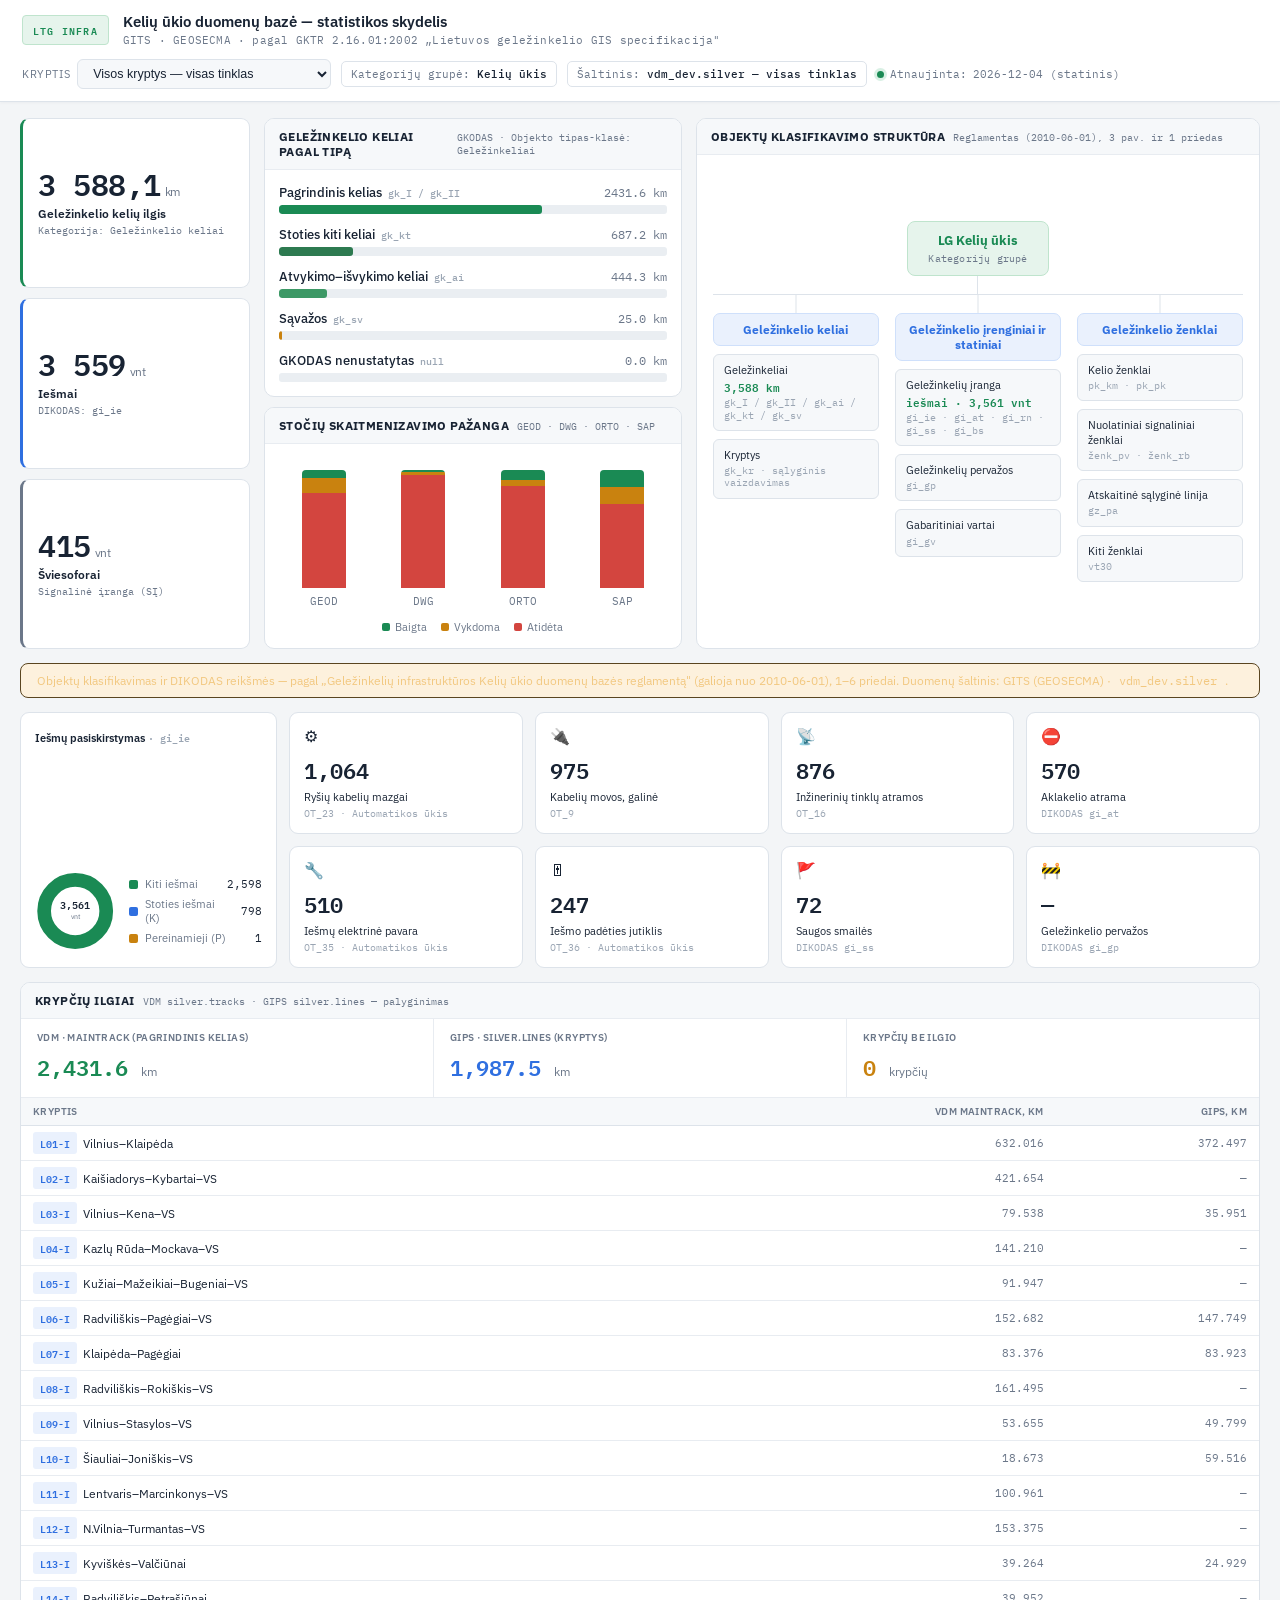
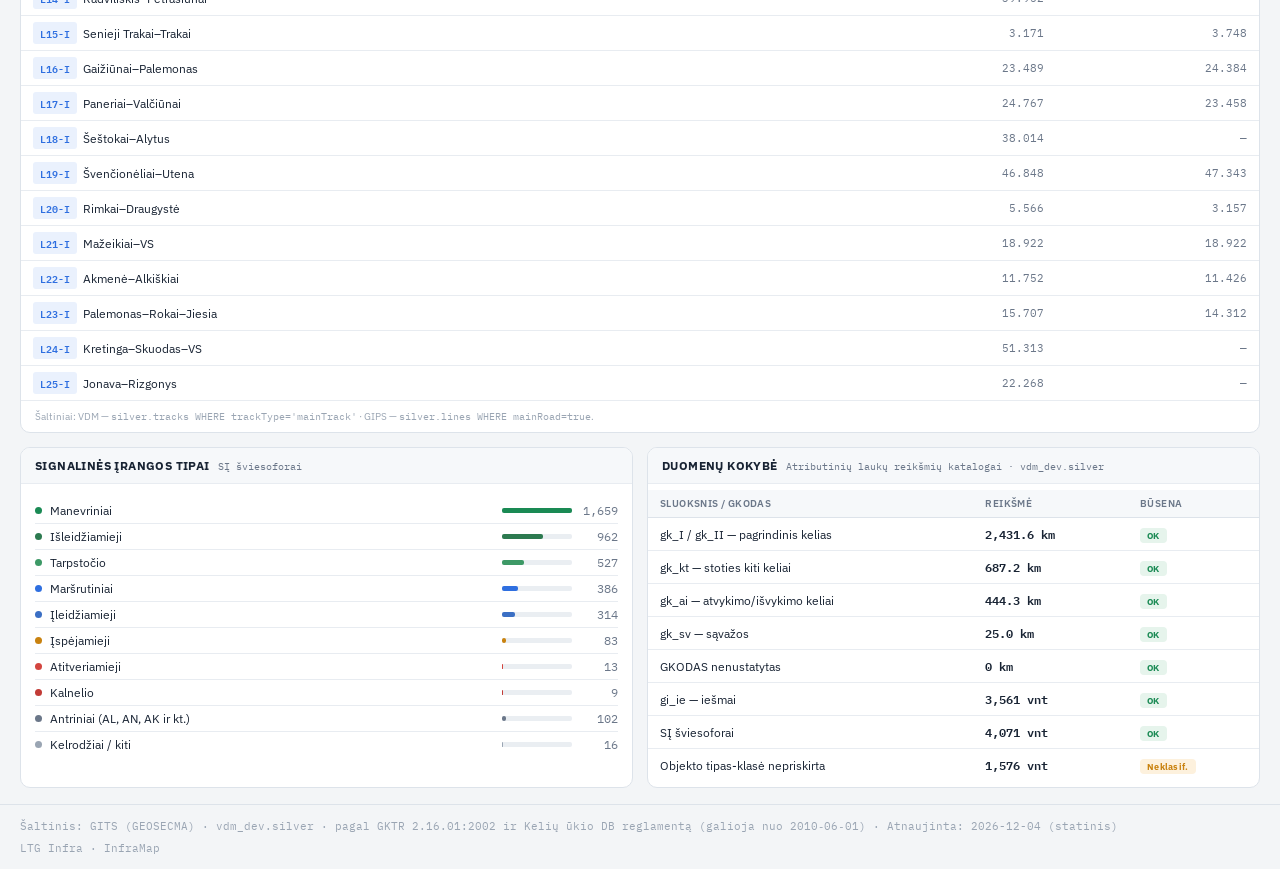
<file: index.html>
<!DOCTYPE html>
<html lang="lt">
<head>
<meta charset="UTF-8">
<meta name="viewport" content="width=device-width, initial-scale=1.0">
<title>GITS · Kelių ūkio duomenų bazė — statistika</title>
<link href="https://fonts.googleapis.com/css2?family=IBM+Plex+Mono:wght@400;500;600&family=IBM+Plex+Sans:wght@400;500;600;700&display=swap" rel="stylesheet">
<style>
:root{
  --bg:#f3f5f7; --panel:#ffffff; --panel-2:#f6f8fa; --panel-3:#eaeef2;
  --border:#dde3ea; --border-soft:#e8ecf1;
  --text:#182333; --muted:#6b7789; --dim:#9aa5b3;
  --green:#1a8a54; --green-soft:#e6f4ec;
  --amber:#c9820f; --amber-soft:#fdf1dd;
  --red:#d3453f; --red-soft:#fbe9e8;
  --blue:#2f6fe0; --blue-soft:#eaf1fd;
  --teal:#0d9d95; --purple:#7c5cd8; --grey:#6b7789;
}
*{box-sizing:border-box;margin:0;padding:0}
body{font-family:'IBM Plex Sans',sans-serif;background:var(--bg);color:var(--text);min-height:100vh;font-size:14px}
.mono{font-family:'IBM Plex Mono',monospace}

/* ===== TOPBAR ===== */
.topbar{background:#ffffff;border-bottom:1px solid var(--border);box-shadow:0 1px 3px rgba(20,30,50,.04);
  padding:12px 22px;display:flex;align-items:center;justify-content:space-between;flex-wrap:wrap;gap:12px}
.topbar-left{display:flex;align-items:center;gap:14px}
.brand-tag{font-family:'IBM Plex Mono',monospace;font-size:10px;font-weight:600;letter-spacing:1.2px;
  color:var(--green);background:var(--green-soft);border:1px solid #bfe4cd;padding:5px 10px;border-radius:4px}
.topbar-title{font-size:15px;font-weight:600;color:var(--text)}
.topbar-sub{font-size:10.5px;color:var(--muted);font-family:'IBM Plex Mono',monospace;margin-top:2px;letter-spacing:.2px}
.topbar-right{display:flex;align-items:center;gap:10px;flex-wrap:wrap}
.filter-group{display:flex;align-items:center;gap:7px}
.filter-group label{font-size:10.5px;color:var(--muted);text-transform:uppercase;letter-spacing:.6px}
.filter-select{font-size:12.5px;padding:6px 11px;border:1px solid var(--border);border-radius:6px;
  background:var(--panel-2);color:var(--text);outline:none;cursor:pointer}
.filter-select option{background:#ffffff}
.topbar-badge{font-size:10.5px;color:var(--muted);border:1px solid var(--border);border-radius:5px;
  padding:5px 9px;font-family:'IBM Plex Mono',monospace}
.topbar-badge b{color:var(--text);font-weight:500}
.live-wrap{display:flex;align-items:center;gap:6px;font-size:10.5px;color:var(--muted);font-family:'IBM Plex Mono',monospace}
.live-dot{width:7px;height:7px;border-radius:50%;background:var(--green);box-shadow:0 0 0 3px rgba(47,174,106,.18)}

/* ===== LAYOUT ===== */
.main{padding:16px 20px;display:flex;flex-direction:column;gap:14px}
.hero-grid{display:grid;grid-template-columns:230px 1fr 1.35fr;gap:14px;align-items:stretch}
@media(max-width:1100px){.hero-grid{grid-template-columns:1fr}}

.panel{background:var(--panel);border:1px solid var(--border);border-radius:10px;overflow:hidden;display:flex;flex-direction:column}
.panel-hdr{padding:10px 14px;border-bottom:1px solid var(--border-soft);display:flex;align-items:baseline;gap:8px;background:var(--panel-2)}
.panel-hdr-title{font-size:11.5px;font-weight:700;letter-spacing:.4px;color:var(--text)}
.panel-hdr-note{font-size:10px;color:var(--muted);font-family:'IBM Plex Mono',monospace}
.panel-body{padding:14px}

/* ===== KPI COLUMN ===== */
.col-kpi{display:flex;flex-direction:column;gap:10px}
.kpi-card{background:var(--panel);border:1px solid var(--border);border-left:3px solid var(--green);
  border-radius:9px;padding:14px 15px;flex:1;display:flex;flex-direction:column;justify-content:center}
.kpi-card.blue{border-left-color:var(--blue)}
.kpi-card.grey{border-left-color:var(--grey)}
.kpi-val{font-family:'IBM Plex Mono',monospace;font-size:30px;font-weight:600;line-height:1;letter-spacing:-.5px;color:var(--text)}
.kpi-val .unit{font-size:12px;font-weight:400;color:var(--muted);margin-left:4px;font-family:'IBM Plex Sans',sans-serif}
.kpi-lbl{font-size:12px;font-weight:600;color:var(--text);margin-top:7px}
.kpi-code{font-size:10px;color:var(--muted);font-family:'IBM Plex Mono',monospace;margin-top:3px}
.kpi-dual{display:flex;gap:14px}
.kpi-dual > div{flex:1}
.kpi-dual .kpi-val{font-size:24px}

/* ===== HORIZONTAL BAR (tracks) ===== */
.hbar-item{margin-bottom:12px}
.hbar-item:last-child{margin-bottom:0}
.hbar-top{display:flex;justify-content:space-between;align-items:baseline;margin-bottom:5px}
.hbar-name{font-size:12.5px;font-weight:500;color:var(--text)}
.hbar-code{font-size:9.5px;color:var(--dim);font-family:'IBM Plex Mono',monospace;margin-left:6px}
.hbar-km{font-family:'IBM Plex Mono',monospace;font-size:12px;color:var(--muted)}
.hbar-track{height:9px;background:var(--panel-3);border-radius:3px;overflow:hidden}
.hbar-fill{height:100%;border-radius:3px;transition:width .8s cubic-bezier(.4,0,.2,1)}

/* ===== GROUPED BAR CHART (digitizavimas) ===== */
.gbar-wrap{display:flex;align-items:flex-end;gap:18px;height:150px;padding:4px 4px 0}
.gbar-col{display:flex;flex-direction:column;align-items:center;gap:6px;flex:1}
.gbar-stack{width:100%;max-width:44px;display:flex;flex-direction:column-reverse;height:118px;
  background:var(--panel-3);border-radius:4px 4px 0 0;overflow:hidden}
.gbar-seg{width:100%}
.gbar-label{font-size:10.5px;color:var(--muted);font-family:'IBM Plex Mono',monospace}
.gbar-legend{display:flex;gap:14px;justify-content:center;margin-top:12px;flex-wrap:wrap}
.gbar-leg-item{display:flex;align-items:center;gap:5px;font-size:10.5px;color:var(--muted)}
.gbar-leg-dot{width:8px;height:8px;border-radius:2px}

/* ===== MAP PANEL ===== */
.col-map{position:relative}

/* ===== TAXONOMY (klasifikavimo schema) ===== */
.taxonomy{padding:18px 16px;text-align:center;flex:1;display:flex;flex-direction:column;justify-content:center}
.tax-root{display:inline-block;background:var(--green-soft);color:var(--green);border:1px solid #bfe4cd;
  border-radius:8px;padding:10px 20px;font-weight:700;font-size:13px;margin:0 auto}
.tax-root .tax-code{display:block;font-weight:400;font-size:10px;color:var(--muted);margin-top:3px;
  font-family:'IBM Plex Mono',monospace;letter-spacing:.2px}
.tax-vline{width:1px;height:18px;background:var(--border);margin:0 auto}
.tax-cols{display:flex;gap:16px;position:relative;border-top:1px solid var(--border);padding-top:18px;text-align:left}
.tax-col{flex:1;position:relative;display:flex;flex-direction:column;gap:8px;min-width:0}
.tax-col::before{content:'';position:absolute;top:-18px;left:50%;width:1px;height:18px;background:var(--border);transform:translateX(-50%)}
.tax-node.cat{background:var(--blue-soft);color:var(--blue);border:1px solid #cfe0fb;border-radius:7px;
  padding:8px 10px;font-size:11.5px;font-weight:700;text-align:center}
.tax-leaf{background:var(--panel-2);border:1px solid var(--border);border-radius:6px;padding:8px 10px;
  font-size:11px;color:var(--text);line-height:1.3}
.tax-leaf b{display:block;font-family:'IBM Plex Mono',monospace;font-size:11px;color:var(--green);
  margin-top:3px;font-weight:600}
.tax-leaf span{display:block;font-family:'IBM Plex Mono',monospace;font-size:9.5px;color:var(--dim);margin-top:3px}

/* ===== INFO BANNER ===== */
.info-banner{background:var(--amber-soft);border:1px solid #5a4520;border-radius:8px;padding:9px 16px;
  font-size:11.5px;color:#f2c880;display:flex;align-items:center;gap:8px}

/* ===== BOTTOM GRID (tiles) ===== */
.bottom-grid{display:grid;grid-template-columns:1.1fr repeat(4,1fr);gap:12px}
@media(max-width:1100px){.bottom-grid{grid-template-columns:repeat(2,1fr)}}
.tile{background:var(--panel);border:1px solid var(--border);border-radius:9px;padding:13px 14px;
  display:flex;flex-direction:column;justify-content:space-between;min-height:96px}
.tile-icon{font-size:16px;margin-bottom:6px}
.tile-val{font-family:'IBM Plex Mono',monospace;font-size:22px;font-weight:600;color:var(--text)}
.tile-lbl{font-size:11px;color:var(--text);margin-top:2px}
.tile-code{font-size:9.5px;color:var(--dim);font-family:'IBM Plex Mono',monospace;margin-top:3px}
.tile.donut{grid-row:span 2}

/* donut */
.donut-wrap{display:flex;align-items:center;gap:14px}
.donut-legend{display:flex;flex-direction:column;gap:6px}
.donut-leg-row{display:flex;align-items:center;gap:7px;font-size:11px;color:var(--muted)}
.donut-leg-dot{width:9px;height:9px;border-radius:2px;flex-shrink:0}
.donut-leg-val{font-family:'IBM Plex Mono',monospace;color:var(--text);margin-left:auto;padding-left:10px}

/* ===== DETAIL SECTIONS ===== */
.section-grid-2{display:grid;grid-template-columns:1fr 1fr;gap:14px}
@media(max-width:1000px){.section-grid-2{grid-template-columns:1fr}}

.sub-row{display:flex;align-items:center;gap:8px;padding:5px 0;border-bottom:1px solid var(--border-soft)}
.sub-row:last-child{border-bottom:none}
.sub-dot{width:7px;height:7px;border-radius:50%;flex-shrink:0}
.sub-name{flex:1;font-size:12px;color:var(--text)}
.sub-count{font-family:'IBM Plex Mono',monospace;font-size:12px;color:var(--muted);min-width:38px;text-align:right}
.sub-bar-bg{width:70px;height:5px;background:var(--panel-3);border-radius:2px}
.sub-bar{height:100%;border-radius:2px}

.dq-table,.lines-table{width:100%;border-collapse:collapse;font-size:11.5px}
.dq-table th,.lines-table th{font-size:10px;font-weight:600;color:var(--muted);text-transform:uppercase;
  letter-spacing:.4px;padding:7px 12px;border-bottom:1px solid var(--border);text-align:left;background:var(--panel-2)}
.lines-table th.r{text-align:right}
.dq-table td,.lines-table td{padding:6px 12px;border-bottom:1px solid var(--border-soft);color:var(--text)}
.lines-table td.r{text-align:right;font-family:'IBM Plex Mono',monospace;font-size:11px;color:var(--muted)}
.dq-table tr:last-child td,.lines-table tr:last-child td{border-bottom:none}
.dq-ok{color:var(--green);font-weight:600;font-family:'IBM Plex Mono',monospace}
.dq-warn{color:var(--amber);font-weight:600;font-family:'IBM Plex Mono',monospace}
.dq-label{font-size:9px;font-weight:700;padding:2px 7px;border-radius:4px;letter-spacing:.3px}
.dq-label.ok{background:var(--green-soft);color:var(--green)}
.dq-label.warn{background:var(--amber-soft);color:var(--amber)}
.l-code{display:inline-block;background:var(--blue-soft);color:var(--blue);font-family:'IBM Plex Mono',monospace;
  font-size:9.5px;font-weight:600;padding:2px 6px;border-radius:3px;margin-right:6px;min-width:44px;text-align:center}
.diff-ok{color:var(--green);font-family:'IBM Plex Mono',monospace;font-size:11px}
.diff-pos{color:var(--amber);font-family:'IBM Plex Mono',monospace;font-size:11px}
.diff-neg{color:var(--red);font-family:'IBM Plex Mono',monospace;font-size:11px}
.diff-null{color:var(--dim);font-size:10px}

.footer{padding:14px 20px;border-top:1px solid var(--border);display:flex;justify-content:space-between;
  align-items:center;flex-wrap:wrap;gap:8px}
.footer-txt{font-size:10.5px;color:var(--dim);font-family:'IBM Plex Mono',monospace}
</style>
</head>
<body>

<!-- ===== TOPBAR ===== -->
<div class="topbar">
  <div class="topbar-left">
    <span class="brand-tag">LTG INFRA</span>
    <div>
      <div class="topbar-title">Kelių ūkio duomenų bazė — statistikos skydelis</div>
      <div class="topbar-sub">GITS · GEOSECMA · pagal GKTR 2.16.01:2002 „Lietuvos geležinkelio GIS specifikacija"</div>
    </div>
  </div>
  <div class="topbar-right">
    <div class="filter-group">
      <label>Kryptis</label>
      <select id="lineFilter" onchange="applyFilter()" class="filter-select">
        <option value="ALL">Visos kryptys — visas tinklas</option>
        <option value="L01">L01 · Vilnius–Klaipėda</option>
        <option value="L02">L02 · Kaišiadorys–Kybartai–V.S.</option>
        <option value="L03">L03 · Vilnius–Kena–V.S.</option>
        <option value="L04">L04 · Kazlų Rūda–Mockava–V.S.</option>
        <option value="L05">L05 · Kužiai–Mažeikiai–Bugeniai–V.S.</option>
        <option value="L06">L06 · Radviliškis–Pagėgiai–V.S.</option>
        <option value="L07">L07 · Klaipėda–Pagėgiai</option>
        <option value="L08">L08 · Radviliškis–Rokiškis–V.S.</option>
        <option value="L09">L09 · Vilnius–Stasylos–V.S.</option>
        <option value="L10">L10 · Šiauliai–Joniškis–V.S.</option>
        <option value="L11">L11 · Lentvaris–Marcinkonys–V.S.</option>
        <option value="L12">L12 · Naujoji Vilnia–Turmantas–V.S.</option>
        <option value="L13">L13 · Kyviškės–Valčiūnai</option>
        <option value="L14">L14 · Radviliškis–Petrašiūnai</option>
        <option value="L15">L15 · Senieji Trakai–Trakai</option>
        <option value="L16">L16 · Gaižiūnai–Palemonas</option>
        <option value="L17">L17 · Paneriai–Valčiūnai</option>
        <option value="L18">L18 · Šeštokai–Alytus</option>
        <option value="L19">L19 · Švenčionėliai–Utena</option>
        <option value="L20">L20 · Rimkai–Draugystė</option>
        <option value="L21">L21 · Mažeikiai–V.S.</option>
        <option value="L22">L22 · Akmenė–Alkiškiai</option>
        <option value="L23">L23 · Palemonas–Rokai–Jiesia</option>
        <option value="L24">L24 · Kretinga–Skuodas–V.S.</option>
        <option value="L25">L25 · Jonava–Rizgonys</option>
      </select>
    </div>
    <div class="topbar-badge">Kategorijų grupė: <b>Kelių ūkis</b></div>
    <div class="topbar-badge">Šaltinis: <b id="pagesub">vdm_dev.silver</b></div>
    <div class="live-wrap"><span class="live-dot"></span>Atnaujinta: <span id="update-date"></span></div>
  </div>
</div>

<div class="main">

  <!-- ===== HERO ROW: KPI | CHARTS | MAP ===== -->
  <div class="hero-grid">

    <!-- KPI COLUMN -->
    <div class="col-kpi">
      <div class="kpi-card">
        <div class="kpi-val" id="kpi-km">3,588<span class="unit">km</span></div>
        <div class="kpi-lbl">Geležinkelio kelių ilgis</div>
        <div class="kpi-code">Kategorija: Geležinkelio keliai</div>
      </div>
      <div class="kpi-card blue">
        <div class="kpi-val" id="kpi-sw">3,561<span class="unit">vnt</span></div>
        <div class="kpi-lbl">Iešmai</div>
        <div class="kpi-code">DIKODAS: gi_ie</div>
      </div>
      <div class="kpi-card grey">
        <div class="kpi-val" id="kpi-sig">4,071<span class="unit">vnt</span></div>
        <div class="kpi-lbl">Šviesoforai</div>
        <div class="kpi-code">Signalinė įranga (SĮ)</div>
      </div>
    </div>

    <!-- CHARTS COLUMN -->
    <div class="col-kpi">
      <div class="panel" style="flex:1.15">
        <div class="panel-hdr">
          <span class="panel-hdr-title">GELEŽINKELIO KELIAI PAGAL TIPĄ</span>
          <span class="panel-hdr-note">GKODAS · Objekto tipas-klasė: Geležinkeliai</span>
        </div>
        <div class="panel-body" id="tracks"><!-- JS --></div>
      </div>
      <div class="panel" style="flex:1">
        <div class="panel-hdr">
          <span class="panel-hdr-title">STOČIŲ SKAITMENIZAVIMO PAŽANGA</span>
          <span class="panel-hdr-note">GEOD · DWG · ORTO · SAP</span>
        </div>
        <div class="panel-body">
          <div class="gbar-wrap">
            <div class="gbar-col">
              <div class="gbar-stack">
                <div class="gbar-seg" style="height:80%;background:var(--red)"></div>
                <div class="gbar-seg" style="height:13%;background:var(--amber)"></div>
                <div class="gbar-seg" style="height:7%;background:var(--green)"></div>
              </div>
              <div class="gbar-label">GEOD</div>
            </div>
            <div class="gbar-col">
              <div class="gbar-stack">
                <div class="gbar-seg" style="height:95%;background:var(--red)"></div>
                <div class="gbar-seg" style="height:3%;background:var(--amber)"></div>
                <div class="gbar-seg" style="height:2%;background:var(--green)"></div>
              </div>
              <div class="gbar-label">DWG</div>
            </div>
            <div class="gbar-col">
              <div class="gbar-stack">
                <div class="gbar-seg" style="height:86%;background:var(--red)"></div>
                <div class="gbar-seg" style="height:5%;background:var(--amber)"></div>
                <div class="gbar-seg" style="height:9%;background:var(--green)"></div>
              </div>
              <div class="gbar-label">ORTO</div>
            </div>
            <div class="gbar-col">
              <div class="gbar-stack">
                <div class="gbar-seg" style="height:71%;background:var(--red)"></div>
                <div class="gbar-seg" style="height:14%;background:var(--amber)"></div>
                <div class="gbar-seg" style="height:15%;background:var(--green)"></div>
              </div>
              <div class="gbar-label">SAP</div>
            </div>
          </div>
          <div class="gbar-legend">
            <div class="gbar-leg-item"><span class="gbar-leg-dot" style="background:var(--green)"></span>Baigta</div>
            <div class="gbar-leg-item"><span class="gbar-leg-dot" style="background:var(--amber)"></span>Vykdoma</div>
            <div class="gbar-leg-item"><span class="gbar-leg-dot" style="background:var(--red)"></span>Atidėta</div>
          </div>
        </div>
      </div>
    </div>

    <!-- KLASIFIKAVIMO SCHEMA (vietoj žemėlapio) -->
    <div class="col-map panel">
      <div class="panel-hdr">
        <span class="panel-hdr-title">OBJEKTŲ KLASIFIKAVIMO STRUKTŪRA</span>
        <span class="panel-hdr-note">Reglamentas (2010‑06‑01), 3 pav. ir 1 priedas</span>
      </div>
      <div class="taxonomy">
        <div class="tax-root">LG Kelių ūkis<span class="tax-code">Kategorijų grupė</span></div>
        <div class="tax-vline"></div>
        <div class="tax-cols">
          <div class="tax-col">
            <div class="tax-node cat">Geležinkelio keliai</div>
            <div class="tax-leaf">Geležinkeliai<b>3,588 km</b><span>gk_I / gk_II / gk_ai / gk_kt / gk_sv</span></div>
            <div class="tax-leaf">Kryptys<span>gk_kr · sąlyginis vaizdavimas</span></div>
          </div>
          <div class="tax-col">
            <div class="tax-node cat">Geležinkelio įrenginiai ir statiniai</div>
            <div class="tax-leaf">Geležinkelių įranga<b>iešmai · 3,561 vnt</b><span>gi_ie · gi_at · gi_rn · gi_ss · gi_bs</span></div>
            <div class="tax-leaf">Geležinkelių pervažos<span>gi_gp</span></div>
            <div class="tax-leaf">Gabaritiniai vartai<span>gi_gv</span></div>
          </div>
          <div class="tax-col">
            <div class="tax-node cat">Geležinkelio ženklai</div>
            <div class="tax-leaf">Kelio ženklai<span>pk_km · pk_pk</span></div>
            <div class="tax-leaf">Nuolatiniai signaliniai ženklai<span>ženk_pv · ženk_rb</span></div>
            <div class="tax-leaf">Atskaitinė sąlyginė linija<span>gz_pa</span></div>
            <div class="tax-leaf">Kiti ženklai<span>vt30</span></div>
          </div>
        </div>
      </div>
    </div>
  </div>

  <!-- INFO BANNER -->
  <div class="info-banner">
    Objektų klasifikavimas ir DIKODAS reikšmės — pagal „Geležinkelių infrastruktūros Kelių ūkio duomenų bazės reglamentą" (galioja nuo 2010‑06‑01), 1–6 priedai. Duomenų šaltinis: GITS (GEOSECMA) · <span class="mono">vdm_dev.silver</span>.
  </div>

  <!-- ===== BOTTOM TILE ROW ===== -->
  <div class="bottom-grid">
    <div class="tile donut">
      <div class="tile-lbl" style="font-weight:600;margin-bottom:10px">Iešmų pasiskirstymas <span class="tile-code" style="display:inline">· gi_ie</span></div>
      <div class="donut-wrap">
        <svg width="86" height="86" viewBox="0 0 88 88">
          <circle cx="44" cy="44" r="34" fill="none" stroke="#eaeef2" stroke-width="14"/>
          <circle cx="44" cy="44" r="34" fill="none" stroke="var(--green)" stroke-width="15"
            stroke-dasharray="261 152" stroke-dashoffset="0" transform="rotate(-90 44 44)"/>
          <circle cx="44" cy="44" r="34" fill="none" stroke="var(--blue)" stroke-width="15"
            stroke-dasharray="80 333" stroke-dashoffset="-261" transform="rotate(-90 44 44)"/>
          <circle cx="44" cy="44" r="34" fill="none" stroke="var(--amber)" stroke-width="15"
            stroke-dasharray="1 412" stroke-dashoffset="-341" transform="rotate(-90 44 44)"/>
          <text x="44" y="42" text-anchor="middle" font-size="11" font-weight="600" fill="var(--text)" font-family="IBM Plex Mono">3,561</text>
          <text x="44" y="53" text-anchor="middle" font-size="8" fill="var(--muted)" font-family="IBM Plex Sans">vnt</text>
        </svg>
        <div class="donut-legend">
          <div class="donut-leg-row"><span class="donut-leg-dot" style="background:var(--green)"></span>Kiti iešmai<span class="donut-leg-val">2,598</span></div>
          <div class="donut-leg-row"><span class="donut-leg-dot" style="background:var(--blue)"></span>Stoties iešmai (K)<span class="donut-leg-val">798</span></div>
          <div class="donut-leg-row"><span class="donut-leg-dot" style="background:var(--amber)"></span>Pereinamieji (P)<span class="donut-leg-val">1</span></div>
        </div>
      </div>
    </div>

    <div class="tile">
      <div class="tile-icon">⚙</div>
      <div><div class="tile-val">1,064</div><div class="tile-lbl">Ryšių kabelių mazgai</div><div class="tile-code">OT_23 · Automatikos ūkis</div></div>
    </div>
    <div class="tile">
      <div class="tile-icon">🔌</div>
      <div><div class="tile-val">975</div><div class="tile-lbl">Kabelių movos, galinė</div><div class="tile-code">OT_9</div></div>
    </div>
    <div class="tile">
      <div class="tile-icon">📡</div>
      <div><div class="tile-val">876</div><div class="tile-lbl">Inžinerinių tinklų atramos</div><div class="tile-code">OT_16</div></div>
    </div>
    <div class="tile">
      <div class="tile-icon">⛔</div>
      <div><div class="tile-val">570</div><div class="tile-lbl">Aklakelio atrama</div><div class="tile-code">DIKODAS gi_at</div></div>
    </div>

    <div class="tile">
      <div class="tile-icon">🔧</div>
      <div><div class="tile-val">510</div><div class="tile-lbl">Iešmų elektrinė pavara</div><div class="tile-code">OT_35 · Automatikos ūkis</div></div>
    </div>
    <div class="tile">
      <div class="tile-icon">🎚</div>
      <div><div class="tile-val">247</div><div class="tile-lbl">Iešmo padėties jutiklis</div><div class="tile-code">OT_36 · Automatikos ūkis</div></div>
    </div>
    <div class="tile">
      <div class="tile-icon">🚩</div>
      <div><div class="tile-val">72</div><div class="tile-lbl">Saugos smailės</div><div class="tile-code">DIKODAS gi_ss</div></div>
    </div>
    <div class="tile">
      <div class="tile-icon">🚧</div>
      <div><div class="tile-val">—</div><div class="tile-lbl">Geležinkelio pervažos</div><div class="tile-code">DIKODAS gi_gp</div></div>
    </div>
  </div>

  <!-- ===== KRYPČIŲ ILGIAI (VDM vs GIPS) ===== -->
  <div class="panel">
    <div class="panel-hdr">
      <span class="panel-hdr-title">KRYPČIŲ ILGIAI</span>
      <span class="panel-hdr-note">VDM silver.tracks · GIPS silver.lines — palyginimas</span>
    </div>
    <div class="panel-body" style="padding:0">
      <div style="display:flex;border-bottom:1px solid var(--border-soft)">
        <div style="flex:1;padding:12px 16px;border-right:1px solid var(--border-soft)">
          <div style="font-size:10px;font-weight:600;color:var(--muted);text-transform:uppercase;letter-spacing:.4px;margin-bottom:5px">VDM · mainTrack (pagrindinis kelias)</div>
          <div class="mono" style="font-size:22px;font-weight:600;color:var(--green)">2,431.6 <span style="font-size:12px;color:var(--muted);font-family:'IBM Plex Sans',sans-serif;font-weight:400">km</span></div>
        </div>
        <div style="flex:1;padding:12px 16px;border-right:1px solid var(--border-soft)">
          <div style="font-size:10px;font-weight:600;color:var(--muted);text-transform:uppercase;letter-spacing:.4px;margin-bottom:5px">GIPS · silver.lines (kryptys)</div>
          <div class="mono" style="font-size:22px;font-weight:600;color:var(--blue)">1,987.5 <span style="font-size:12px;color:var(--muted);font-family:'IBM Plex Sans',sans-serif;font-weight:400">km</span></div>
        </div>
        <div style="flex:1;padding:12px 16px">
          <div style="font-size:10px;font-weight:600;color:var(--muted);text-transform:uppercase;letter-spacing:.4px;margin-bottom:5px">Krypčių be ilgio</div>
          <div class="mono" style="font-size:22px;font-weight:600;color:var(--amber)">0 <span style="font-size:12px;color:var(--muted);font-family:'IBM Plex Sans',sans-serif;font-weight:400">krypčių</span></div>
        </div>
      </div>
      <div style="overflow-x:auto">
        <table class="lines-table">
          <thead><tr><th>Kryptis</th><th class="r">VDM mainTrack, km</th><th class="r">GIPS, km</th></tr></thead>
          <tbody id="lines-tbody"></tbody>
        </table>
      </div>
      <div style="padding:9px 14px;font-size:10px;color:var(--dim);border-top:1px solid var(--border-soft)">
        Šaltiniai: VDM — <span class="mono">silver.tracks WHERE trackType='mainTrack'</span> · GIPS — <span class="mono">silver.lines WHERE mainRoad=true</span>.
      </div>
    </div>
  </div>

  <!-- ===== ŠVIESOFORAI + DQ ===== -->
  <div class="section-grid-2">
    <div class="panel">
      <div class="panel-hdr">
        <span class="panel-hdr-title">SIGNALINĖS ĮRANGOS TIPAI</span>
        <span class="panel-hdr-note">SĮ šviesoforai</span>
      </div>
      <div class="panel-body">
        <div class="sub-row"><div class="sub-dot" style="background:var(--green)"></div><span class="sub-name">Manevriniai</span><div class="sub-bar-bg"><div class="sub-bar" style="width:100%;background:var(--green)"></div></div><span class="sub-count">1,659</span></div>
        <div class="sub-row"><div class="sub-dot" style="background:#2d7a50"></div><span class="sub-name">Išleidžiamieji</span><div class="sub-bar-bg"><div class="sub-bar" style="width:58%;background:#2d7a50"></div></div><span class="sub-count">962</span></div>
        <div class="sub-row"><div class="sub-dot" style="background:#3d9966"></div><span class="sub-name">Tarpstočio</span><div class="sub-bar-bg"><div class="sub-bar" style="width:32%;background:#3d9966"></div></div><span class="sub-count">527</span></div>
        <div class="sub-row"><div class="sub-dot" style="background:var(--blue)"></div><span class="sub-name">Maršrutiniai</span><div class="sub-bar-bg"><div class="sub-bar" style="width:23%;background:var(--blue)"></div></div><span class="sub-count">386</span></div>
        <div class="sub-row"><div class="sub-dot" style="background:#3b6fc4"></div><span class="sub-name">Įleidžiamieji</span><div class="sub-bar-bg"><div class="sub-bar" style="width:19%;background:#3b6fc4"></div></div><span class="sub-count">314</span></div>
        <div class="sub-row"><div class="sub-dot" style="background:var(--amber)"></div><span class="sub-name">Įspėjamieji</span><div class="sub-bar-bg"><div class="sub-bar" style="width:5%;background:var(--amber)"></div></div><span class="sub-count">83</span></div>
        <div class="sub-row"><div class="sub-dot" style="background:var(--red)"></div><span class="sub-name">Atitveriamieji</span><div class="sub-bar-bg"><div class="sub-bar" style="width:1%;background:var(--red)"></div></div><span class="sub-count">13</span></div>
        <div class="sub-row"><div class="sub-dot" style="background:#c23b36"></div><span class="sub-name">Kalnelio</span><div class="sub-bar-bg"><div class="sub-bar" style="width:1%;background:#c23b36"></div></div><span class="sub-count">9</span></div>
        <div class="sub-row"><div class="sub-dot" style="background:var(--muted)"></div><span class="sub-name">Antriniai (AL, AN, AK ir kt.)</span><div class="sub-bar-bg"><div class="sub-bar" style="width:6%;background:var(--muted)"></div></div><span class="sub-count">102</span></div>
        <div class="sub-row"><div class="sub-dot" style="background:var(--dim)"></div><span class="sub-name">Kelrodžiai / kiti</span><div class="sub-bar-bg"><div class="sub-bar" style="width:1%;background:var(--dim)"></div></div><span class="sub-count">16</span></div>
      </div>
    </div>

    <div class="panel">
      <div class="panel-hdr">
        <span class="panel-hdr-title">DUOMENŲ KOKYBĖ</span>
        <span class="panel-hdr-note">Atributinių laukų reikšmių katalogai · vdm_dev.silver</span>
      </div>
      <div class="panel-body" style="padding:6px 0">
        <table class="dq-table">
          <thead><tr><th>Sluoksnis / GKODAS</th><th>Reikšmė</th><th>Būsena</th></tr></thead>
          <tbody>
            <tr><td>gk_I / gk_II — pagrindinis kelias</td><td class="dq-ok">2,431.6 km</td><td><span class="dq-label ok">OK</span></td></tr>
            <tr><td>gk_kt — stoties kiti keliai</td><td class="dq-ok">687.2 km</td><td><span class="dq-label ok">OK</span></td></tr>
            <tr><td>gk_ai — atvykimo/išvykimo keliai</td><td class="dq-ok">444.3 km</td><td><span class="dq-label ok">OK</span></td></tr>
            <tr><td>gk_sv — sąvažos</td><td class="dq-ok">25.0 km</td><td><span class="dq-label ok">OK</span></td></tr>
            <tr><td>GKODAS nenustatytas</td><td class="dq-ok">0 km</td><td><span class="dq-label ok">OK</span></td></tr>
            <tr><td>gi_ie — iešmai</td><td class="dq-ok">3,561 vnt</td><td><span class="dq-label ok">OK</span></td></tr>
            <tr><td>SĮ šviesoforai</td><td class="dq-ok">4,071 vnt</td><td><span class="dq-label ok">OK</span></td></tr>
            <tr><td>Objekto tipas-klasė nepriskirta</td><td class="dq-warn">1,576 vnt</td><td><span class="dq-label warn">Neklasif.</span></td></tr>
          </tbody>
        </table>
      </div>
    </div>
  </div>

</div>

<div class="footer">
  <div class="footer-txt">Šaltinis: GITS (GEOSECMA) · vdm_dev.silver · pagal GKTR 2.16.01:2002 ir Kelių ūkio DB reglamentą (galioja nuo 2010‑06‑01) · Atnaujinta: <span id="footer-date"></span></div>
  <div class="footer-txt">LTG Infra · InfraMap</div>
</div>

<script>
const LINE_DATA = {
  ALL:{main:2431.6,siding:687.2,secondary:444.3,connecting:25.0,unknown:0,total:3588.1},
  L01:{main:632.0,siding:286.3,secondary:166.7,connecting:11.8,unknown:0,total:1096.8},
  L02:{main:421.7,siding:90.2,secondary:38.6,connecting:2.0,unknown:0,total:552.4},
  L03:{main:79.5,siding:18.1,secondary:27.1,connecting:1.1,unknown:0,total:125.8},
  L04:{main:141.2,siding:15.8,secondary:14.6,connecting:0.3,unknown:0,total:171.9},
  L05:{main:91.9,siding:32.4,secondary:29.1,connecting:1.5,unknown:0,total:154.9},
  L06:{main:152.7,siding:11.5,secondary:18.2,connecting:0.3,unknown:0,total:182.7},
  L07:{main:83.4,siding:19.0,secondary:11.9,connecting:0.7,unknown:0,total:115.1},
  L08:{main:161.5,siding:39.0,secondary:17.4,connecting:0.6,unknown:0,total:218.5},
  L09:{main:53.7,siding:10.8,secondary:10.1,connecting:0.2,unknown:0,total:74.8},
  L10:{main:18.7,siding:10.4,secondary:9.8,connecting:0.1,unknown:0,total:39.0},
  L11:{main:101.0,siding:13.8,secondary:15.8,connecting:0.3,unknown:0,total:130.9},
  L12:{main:153.4,siding:29.8,secondary:16.9,connecting:1.0,unknown:0,total:201.1},
  L13:{main:39.3,siding:0,secondary:0,connecting:0,unknown:0,total:39.3},
  L14:{main:40.0,siding:3.0,secondary:8.4,connecting:0.4,unknown:0,total:51.8},
  L15:{main:3.2,siding:0,secondary:0,connecting:0,unknown:0,total:3.2},
  L16:{main:23.5,siding:0.9,secondary:2.0,connecting:0.2,unknown:0,total:26.6},
  L17:{main:24.8,siding:39.3,secondary:20.2,connecting:2.9,unknown:0,total:87.2},
  L18:{main:38.0,siding:9.3,secondary:0,connecting:0.1,unknown:0,total:47.5},
  L19:{main:46.8,siding:17.8,secondary:0,connecting:0.1,unknown:0,total:64.7},
  L20:{main:5.6,siding:27.2,secondary:33.7,connecting:1.2,unknown:0,total:67.7},
  L21:{main:18.9,siding:0,secondary:0,connecting:0,unknown:0,total:18.9},
  L22:{main:11.8,siding:6.7,secondary:0,connecting:0,unknown:0,total:18.4},
  L23:{main:15.7,siding:0,secondary:1.2,connecting:0,unknown:0,total:16.9},
  L24:{main:51.3,siding:3.2,secondary:1.8,connecting:0,unknown:0,total:56.3},
  L25:{main:22.3,siding:2.8,secondary:0.9,connecting:0,unknown:0,total:25.9}
};

const LINE_NAMES = {ALL:'Visos kryptys',L01:'Vilnius–Klaipėda',L02:'Kaišiadorys–Kybartai–V.S.',L03:'Vilnius–Kena–V.S.',L04:'Kazlų Rūda–Mockava–V.S.',L05:'Kužiai–Mažeikiai–Bugeniai–V.S.',L06:'Radviliškis–Pagėgiai–V.S.',L07:'Klaipėda–Pagėgiai',L08:'Radviliškis–Rokiškis–V.S.',L09:'Vilnius–Stasylos–V.S.',L10:'Šiauliai–Joniškis–V.S.',L11:'Lentvaris–Marcinkonys–V.S.',L12:'Naujoji Vilnia–Turmantas–V.S.',L13:'Kyviškės–Valčiūnai',L14:'Radviliškis–Petrašiūnai',L15:'Senieji Trakai–Trakai',L16:'Gaižiūnai–Palemonas',L17:'Paneriai–Valčiūnai',L18:'Šeštokai–Alytus',L19:'Švenčionėliai–Utena',L20:'Rimkai–Draugystė',L21:'Mažeikiai–V.S.',L22:'Akmenė–Alkiškiai',L23:'Palemonas–Rokai–Jiesia',L24:'Kretinga–Skuodas–V.S.',L25:'Jonava–Rizgonys'};

const OBJ_BY_LINE = {
  ALL:{Switch:3559,Signal:415},
  L01:{Switch:1436,Signal:135}, L02:{Switch:404,Signal:43}, L03:{Switch:171,Signal:18},
  L04:{Switch:88,Signal:11}, L05:{Switch:158,Signal:17}, L06:{Switch:76,Signal:14},
  L07:{Switch:79,Signal:12}, L08:{Switch:144,Signal:15}, L09:{Switch:77,Signal:14},
  L10:{Switch:61,Signal:7}, L11:{Switch:71,Signal:14}, L12:{Switch:110,Signal:15},
  L13:{Switch:0,Signal:4}, L14:{Switch:26,Signal:1}, L15:{Switch:0,Signal:2},
  L16:{Switch:8,Signal:4}, L17:{Switch:156,Signal:15}, L18:{Switch:22,Signal:0},
  L19:{Switch:25,Signal:0}, L20:{Switch:141,Signal:4}, L21:{Switch:0,Signal:1},
  L22:{Switch:13,Signal:2}, L23:{Switch:2,Signal:4}, L24:{Switch:15,Signal:0}, L25:{Switch:10,Signal:0}
};

function applyFilter(){
  const v=document.getElementById('lineFilter').value;
  const d=LINE_DATA[v]||LINE_DATA.ALL;
  const obj=OBJ_BY_LINE[v]||OBJ_BY_LINE.ALL;
  const total=d.total;
  document.getElementById('pagesub').textContent = v==='ALL' ? 'vdm_dev.silver — visas tinklas' : `vdm_dev.silver — ${LINE_NAMES[v]||v}`;
  document.getElementById('kpi-km').innerHTML=fmt(total)+'<span class="unit">km</span>';

  const tracks=[
    {km:d.main,color:'var(--green)',label:'Pagrindinis kelias',code:'gk_I / gk_II'},
    {km:d.siding,color:'#2d7a50',label:'Stoties kiti keliai',code:'gk_kt'},
    {km:d.secondary,color:'#3d9966',label:'Atvykimo–išvykimo keliai',code:'gk_ai'},
    {km:d.connecting,color:'var(--amber)',label:'Sąvažos',code:'gk_sv'},
    {km:d.unknown,color:'var(--dim)',label:'GKODAS nenustatytas',code:'null'},
  ];
  const html=tracks.map(t=>{
    const pct=total>0?Math.round(t.km/total*1000)/10:0;
    return `<div class="hbar-item">
      <div class="hbar-top"><span class="hbar-name">${t.label}<span class="hbar-code">${t.code}</span></span><span class="hbar-km">${t.km.toFixed(1)} km</span></div>
      <div class="hbar-track"><div class="hbar-fill" style="width:${pct}%;background:${t.color}"></div></div>
    </div>`;
  }).join('');
  document.getElementById('tracks').innerHTML=html;

  const swEl=document.getElementById('kpi-sw');
  if(swEl) swEl.innerHTML=obj.Switch.toLocaleString('lt-LT')+'<span class="unit">vnt</span>';
  const sigEl=document.getElementById('kpi-sig');
  if(sigEl) sigEl.innerHTML=obj.Signal.toLocaleString('lt-LT')+'<span class="unit">vnt</span>';
}

function fmt(n){return n.toLocaleString('lt-LT',{minimumFractionDigits:0,maximumFractionDigits:1});}

const LINES_GIPS_DETAIL = [
  {code:'L01-I',  name:'Vilnius–Klaipėda',               vdm:632.016, gips:372.497},
  {code:'L02-I',  name:'Kaišiadorys–Kybartai–VS',        vdm:421.654, gips:null},
  {code:'L03-I',  name:'Vilnius–Kena–VS',                vdm:79.538,  gips:35.951},
  {code:'L04-I',  name:'Kazlų Rūda–Mockava–VS',          vdm:141.210, gips:null},
  {code:'L05-I',  name:'Kužiai–Mažeikiai–Bugeniai–VS',   vdm:91.947,  gips:null},
  {code:'L06-I',  name:'Radviliškis–Pagėgiai–VS',        vdm:152.682, gips:147.749},
  {code:'L07-I',  name:'Klaipėda–Pagėgiai',              vdm:83.376,  gips:83.923},
  {code:'L08-I',  name:'Radviliškis–Rokiškis–VS',        vdm:161.495, gips:null},
  {code:'L09-I',  name:'Vilnius–Stasylos–VS',            vdm:53.655,  gips:49.799},
  {code:'L10-I',  name:'Šiauliai–Joniškis–VS',           vdm:18.673,  gips:59.516},
  {code:'L11-I',  name:'Lentvaris–Marcinkonys–VS',       vdm:100.961, gips:null},
  {code:'L12-I',  name:'N.Vilnia–Turmantas–VS',          vdm:153.375, gips:null},
  {code:'L13-I',  name:'Kyviškės–Valčiūnai',             vdm:39.264,  gips:24.929},
  {code:'L14-I',  name:'Radviliškis–Petrašiūnai',        vdm:39.952,  gips:null},
  {code:'L15-I',  name:'Senieji Trakai–Trakai',          vdm:3.171,   gips:3.748},
  {code:'L16-I',  name:'Gaižiūnai–Palemonas',            vdm:23.489,  gips:24.384},
  {code:'L17-I',  name:'Paneriai–Valčiūnai',             vdm:24.767,  gips:23.458},
  {code:'L18-I',  name:'Šeštokai–Alytus',                vdm:38.014,  gips:null},
  {code:'L19-I',  name:'Švenčionėliai–Utena',            vdm:46.848,  gips:47.343},
  {code:'L20-I',  name:'Rimkai–Draugystė',               vdm:5.566,   gips:3.157},
  {code:'L21-I',  name:'Mažeikiai–VS',                   vdm:18.922,  gips:18.922},
  {code:'L22-I',  name:'Akmenė–Alkiškiai',               vdm:11.752,  gips:11.426},
  {code:'L23-I',  name:'Palemonas–Rokai–Jiesia',         vdm:15.707,  gips:14.312},
  {code:'L24-I',  name:'Kretinga–Skuodas–VS',            vdm:51.313,  gips:null},
  {code:'L25-I',  name:'Jonava–Rizgonys',                vdm:22.268,  gips:null},
];

function buildLinesTable(){
  const tbody = document.getElementById('lines-tbody');
  if(!tbody) return;
  let html = '';
  LINES_GIPS_DETAIL.forEach(l => {
    const vdmStr  = l.vdm  != null ? l.vdm.toFixed(3)  : '—';
    const gipsStr = l.gips != null ? l.gips.toFixed(3) : '—';
    let diffStr = '<span class="diff-null">—</span>';
    if(l.vdm != null && l.gips != null){
      const diff = l.vdm - l.gips;
      const cls  = Math.abs(diff) < 1 ? 'diff-ok' : (diff > 0 ? 'diff-pos' : 'diff-neg');
      diffStr = `<span class="${cls}">${diff > 0 ? '+' : ''}${diff.toFixed(3)}</span>`;
    }
    html += `<tr>
      <td><span class="l-code">${l.code}</span>${l.name}</td>
      <td class="r">${vdmStr}</td>
      <td class="r">${gipsStr}</td>
    </tr>`;
  });
  tbody.innerHTML = html;
}

buildLinesTable();
applyFilter();

const BASE = 'https://arcgis.litrail.lt/server/rest/services/VDM';
const IESMAI_URL   = `${BASE}/2_Iesmai_ir_sankirtos/FeatureServer/0/query?where=1%3D1&returnCountOnly=true&f=json`;
const SVIESOF_URL  = `${BASE}/5_Signalizacija_ir_eismo_valdymas/FeatureServer/0/query?where=1%3D1&returnCountOnly=true&f=json`;
const KELIAI_URL   = `${BASE}/1_1_Keliai/FeatureServer/2/query?where=1%3D1&outStatistics=%5B%7B%22statisticType%22%3A%22sum%22%2C%22onStatisticField%22%3A%22Shape.STLength()%22%2C%22outStatisticFieldName%22%3A%22total_length%22%7D%5D&f=json`;

function fmt2(n){return n.toLocaleString('lt-LT',{maximumFractionDigits:0});}

async function fetchLiveData(){
  const now = new Date().toISOString().split('T')[0];
  try {
    const [iesmai, sviesof, keliai] = await Promise.all([
      fetch(IESMAI_URL).then(r=>r.json()),
      fetch(SVIESOF_URL).then(r=>r.json()),
      fetch(KELIAI_URL).then(r=>r.json())
    ]);

    if(iesmai.count !== undefined){
      const swEl = document.getElementById('kpi-sw');
      if(swEl) swEl.innerHTML = fmt2(iesmai.count) + '<span class="unit">vnt</span>';
    }
    if(sviesof.count !== undefined){
      const sigEl = document.getElementById('kpi-sig');
      if(sigEl) sigEl.innerHTML = fmt2(sviesof.count) + '<span class="unit">vnt</span>';
    }
    if(keliai.features?.[0]?.attributes?.total_length){
      const kmVal = Math.round(keliai.features[0].attributes.total_length / 1000);
      const kmEl = document.getElementById('kpi-km');
      if(kmEl) kmEl.innerHTML = fmt2(kmVal) + '<span class="unit">km</span>';
    }

    document.getElementById('footer-date').textContent = now + ' (live)';
    document.getElementById('update-date').textContent = now + ' (live)';
    console.log('✓ Live duomenys užkrauti iš ArcGIS');
  } catch(e) {
    console.warn('ArcGIS fetch nepavyko, rodomi statiniai duomenys:', e);
    document.getElementById('footer-date').textContent = now + ' (statinis)';
    document.getElementById('update-date').textContent = now + ' (statinis)';
  }
}

fetchLiveData();
</script>
</body>
</html>
</file>
